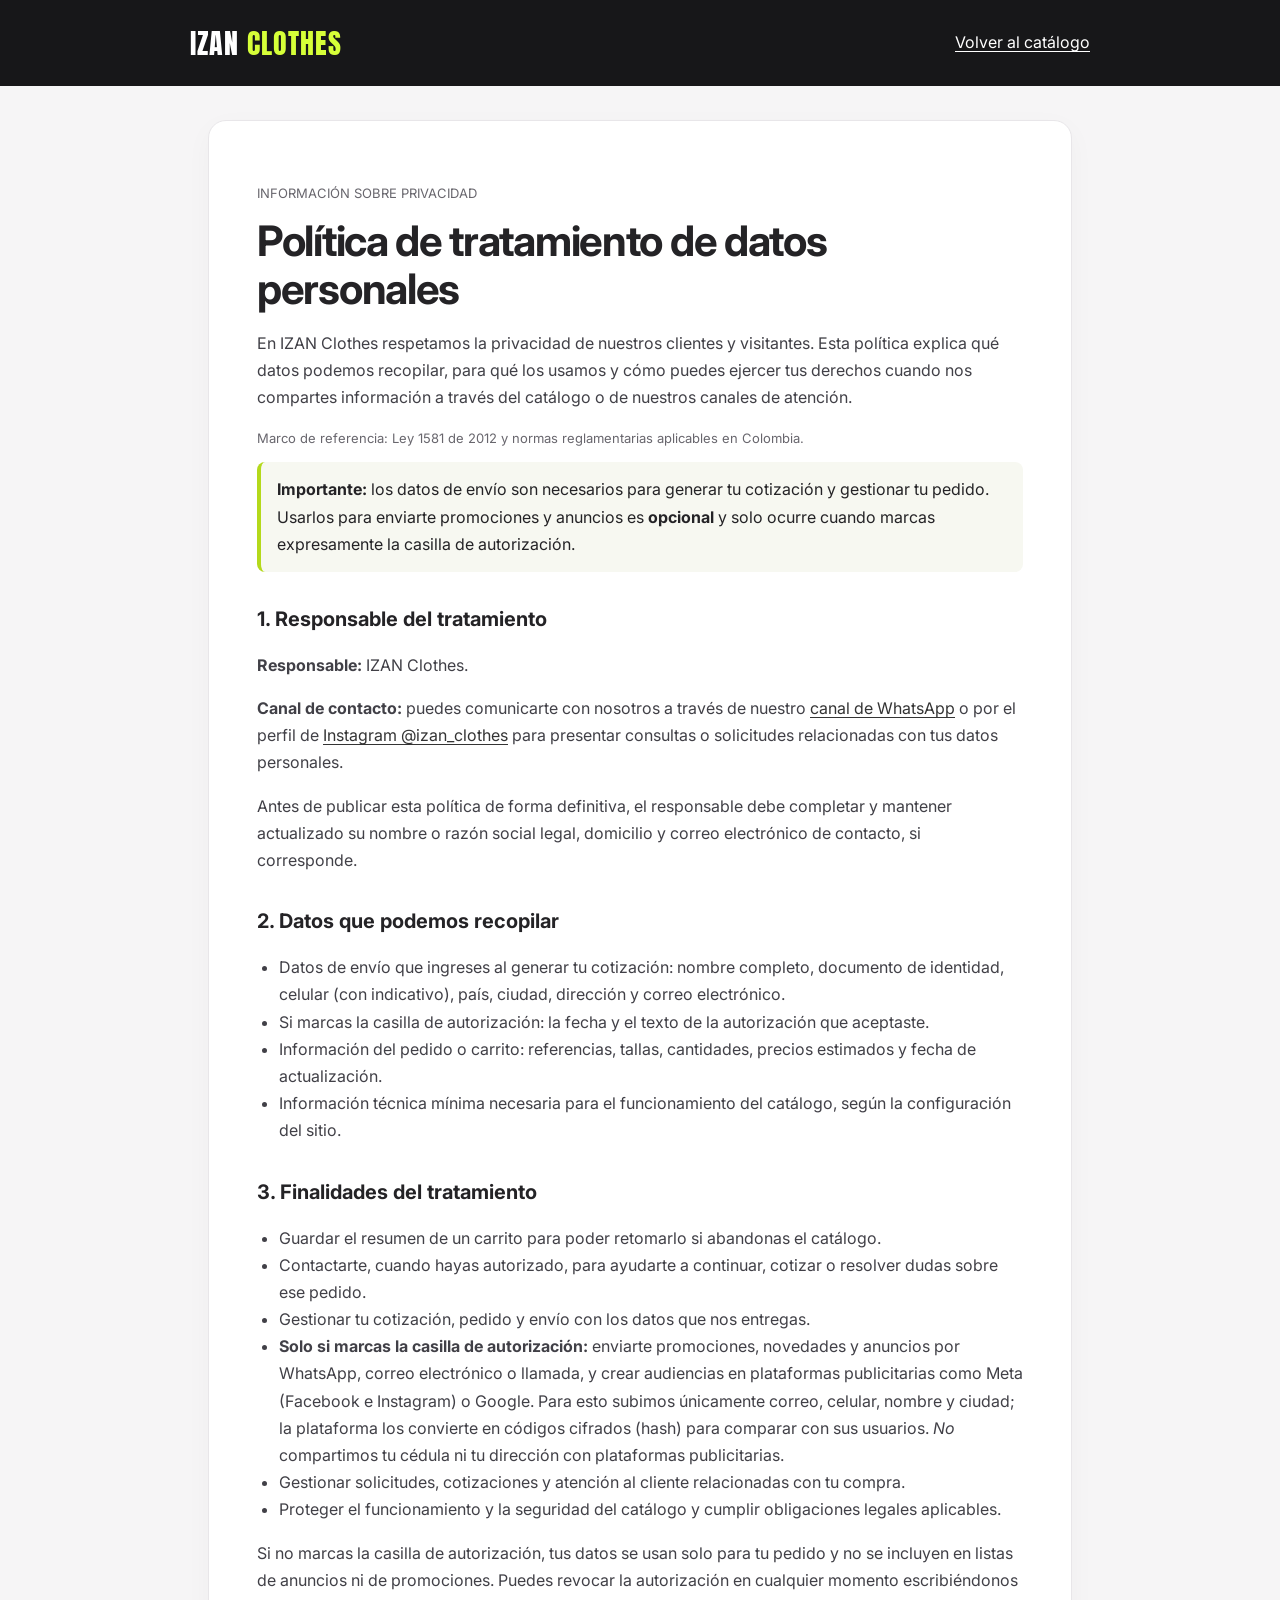
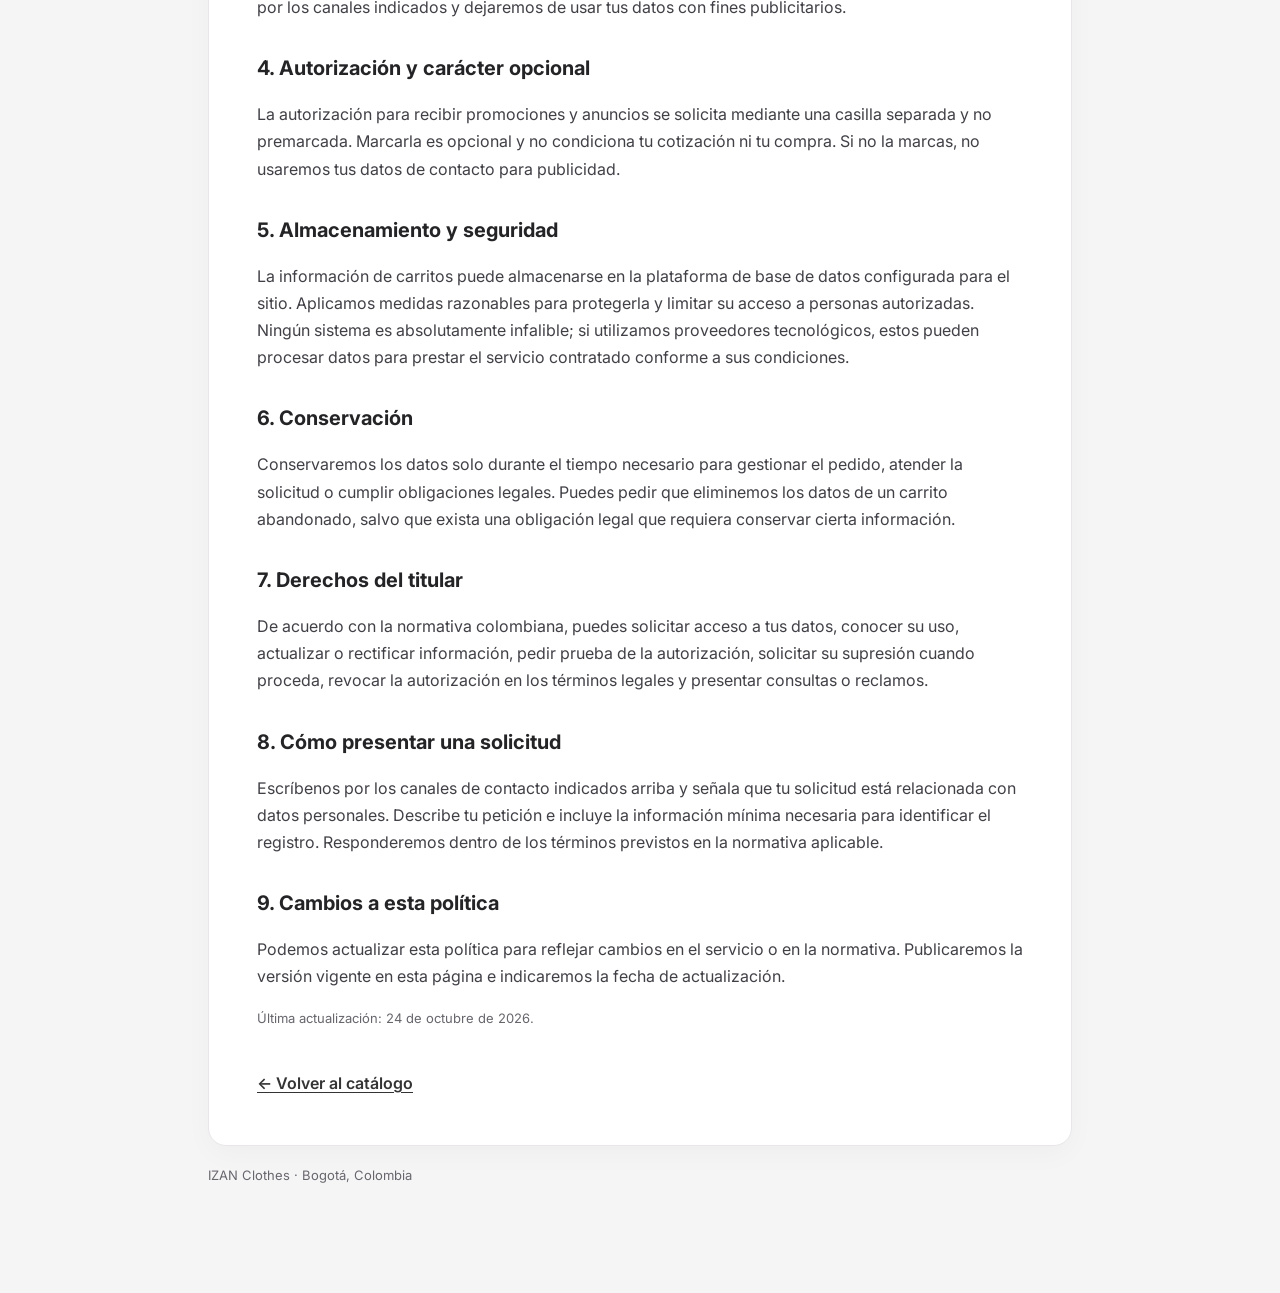
<file: izan/politica-tratamiento-datos.html>
<!doctype html>
<html lang="es">
<head>
<meta charset="utf-8">
<meta name="viewport" content="width=device-width, initial-scale=1">
<meta name="robots" content="index,follow">
<link rel="icon" href="favicon.ico" sizes="any">
<link rel="icon" type="image/png" sizes="32x32" href="img/favicon-32.png">
<link rel="icon" type="image/png" sizes="192x192" href="img/favicon-192.png">
<link rel="apple-touch-icon" href="img/apple-touch-icon.png">
<title>Política de tratamiento de datos personales · IZAN Clothes</title>
<link href="https://fonts.googleapis.com/css2?family=Inter:wght@400;500;600;700&family=Anton&display=swap" rel="stylesheet">
<style>
:root{color-scheme:light;--ink:#242326;--muted:#68666d;--line:#e8e6e9;--paper:#fff;--soft:#f6f5f6;--accent:#d6ff38}*{box-sizing:border-box}body{margin:0;background:var(--soft);color:var(--ink);font:16px/1.7 Inter,Arial,sans-serif}.top{background:#171719;color:white;padding:22px max(20px,calc((100% - 900px)/2));display:flex;align-items:center;justify-content:space-between;gap:18px}.brand{font:28px Anton,sans-serif;letter-spacing:1px}.brand span{color:var(--accent)}.top a{color:white}.wrap{max-width:900px;margin:34px auto;padding:0 18px 60px}.paper{background:var(--paper);border:1px solid var(--line);border-radius:18px;padding:clamp(22px,5vw,48px);box-shadow:0 8px 28px #00000008}h1{font-size:clamp(28px,4vw,42px);line-height:1.15;margin:0 0 12px;letter-spacing:-1.3px}h2{font-size:20px;margin:30px 0 8px}p,li{color:#414047} .muted{color:var(--muted);font-size:13px}.notice{background:#f7f8f1;border-left:4px solid #b4d91b;padding:14px 16px;border-radius:8px}a{color:#343434;text-underline-offset:3px}ul{padding-left:22px}.back{display:inline-block;margin-top:28px;font-weight:600}.footer{color:var(--muted);font-size:13px;margin-top:18px}
</style>
</head>
<body>
<header class="top"><div class="brand">IZAN<span> CLOTHES</span></div><a href="index.html">Volver al catálogo</a></header>
<main class="wrap"><article class="paper">
<p class="muted">INFORMACIÓN SOBRE PRIVACIDAD</p>
<h1>Política de tratamiento de datos personales</h1>
<p>En IZAN Clothes respetamos la privacidad de nuestros clientes y visitantes. Esta política explica qué datos podemos recopilar, para qué los usamos y cómo puedes ejercer tus derechos cuando nos compartes información a través del catálogo o de nuestros canales de atención.</p>
<p class="muted">Marco de referencia: Ley 1581 de 2012 y normas reglamentarias aplicables en Colombia.</p>
<div class="notice"><strong>Importante:</strong> los datos de envío son necesarios para generar tu cotización y gestionar tu pedido. Usarlos para enviarte promociones y anuncios es <strong>opcional</strong> y solo ocurre cuando marcas expresamente la casilla de autorización.</div>
<h2>1. Responsable del tratamiento</h2>
<p><strong>Responsable:</strong> IZAN Clothes.</p>
<p><strong>Canal de contacto:</strong> puedes comunicarte con nosotros a través de nuestro <a href="https://wa.me/message/Q57YVGQUYOZWB1" target="_blank" rel="noopener">canal de WhatsApp</a> o por el perfil de <a href="https://www.instagram.com/izan_clothes/" target="_blank" rel="noopener">Instagram @izan_clothes</a> para presentar consultas o solicitudes relacionadas con tus datos personales.</p>
<p>Antes de publicar esta política de forma definitiva, el responsable debe completar y mantener actualizado su nombre o razón social legal, domicilio y correo electrónico de contacto, si corresponde.</p>
<h2>2. Datos que podemos recopilar</h2>
<ul><li>Datos de envío que ingreses al generar tu cotización: nombre completo, documento de identidad, celular (con indicativo), país, ciudad, dirección y correo electrónico.</li><li>Si marcas la casilla de autorización: la fecha y el texto de la autorización que aceptaste.</li><li>Información del pedido o carrito: referencias, tallas, cantidades, precios estimados y fecha de actualización.</li><li>Información técnica mínima necesaria para el funcionamiento del catálogo, según la configuración del sitio.</li></ul>
<h2>3. Finalidades del tratamiento</h2>
<ul><li>Guardar el resumen de un carrito para poder retomarlo si abandonas el catálogo.</li><li>Contactarte, cuando hayas autorizado, para ayudarte a continuar, cotizar o resolver dudas sobre ese pedido.</li><li>Gestionar tu cotización, pedido y envío con los datos que nos entregas.</li><li><strong>Solo si marcas la casilla de autorización:</strong> enviarte promociones, novedades y anuncios por WhatsApp, correo electrónico o llamada, y crear audiencias en plataformas publicitarias como Meta (Facebook e Instagram) o Google. Para esto subimos únicamente correo, celular, nombre y ciudad; la plataforma los convierte en códigos cifrados (hash) para comparar con sus usuarios. <em>No</em> compartimos tu cédula ni tu dirección con plataformas publicitarias.</li><li>Gestionar solicitudes, cotizaciones y atención al cliente relacionadas con tu compra.</li><li>Proteger el funcionamiento y la seguridad del catálogo y cumplir obligaciones legales aplicables.</li></ul>
<p>Si no marcas la casilla de autorización, tus datos se usan solo para tu pedido y no se incluyen en listas de anuncios ni de promociones. Puedes revocar la autorización en cualquier momento escribiéndonos por los canales indicados y dejaremos de usar tus datos con fines publicitarios.</p>
<h2>4. Autorización y carácter opcional</h2>
<p>La autorización para recibir promociones y anuncios se solicita mediante una casilla separada y no premarcada. Marcarla es opcional y no condiciona tu cotización ni tu compra. Si no la marcas, no usaremos tus datos de contacto para publicidad.</p>
<h2>5. Almacenamiento y seguridad</h2>
<p>La información de carritos puede almacenarse en la plataforma de base de datos configurada para el sitio. Aplicamos medidas razonables para protegerla y limitar su acceso a personas autorizadas. Ningún sistema es absolutamente infalible; si utilizamos proveedores tecnológicos, estos pueden procesar datos para prestar el servicio contratado conforme a sus condiciones.</p>
<h2>6. Conservación</h2>
<p>Conservaremos los datos solo durante el tiempo necesario para gestionar el pedido, atender la solicitud o cumplir obligaciones legales. Puedes pedir que eliminemos los datos de un carrito abandonado, salvo que exista una obligación legal que requiera conservar cierta información.</p>
<h2>7. Derechos del titular</h2>
<p>De acuerdo con la normativa colombiana, puedes solicitar acceso a tus datos, conocer su uso, actualizar o rectificar información, pedir prueba de la autorización, solicitar su supresión cuando proceda, revocar la autorización en los términos legales y presentar consultas o reclamos.</p>
<h2>8. Cómo presentar una solicitud</h2>
<p>Escríbenos por los canales de contacto indicados arriba y señala que tu solicitud está relacionada con datos personales. Describe tu petición e incluye la información mínima necesaria para identificar el registro. Responderemos dentro de los términos previstos en la normativa aplicable.</p>
<h2>9. Cambios a esta política</h2>
<p>Podemos actualizar esta política para reflejar cambios en el servicio o en la normativa. Publicaremos la versión vigente en esta página e indicaremos la fecha de actualización.</p>
<p class="muted">Última actualización: 24 de octubre de 2026.</p>
<a class="back" href="index.html">← Volver al catálogo</a>
</article><p class="footer">IZAN Clothes · Bogotá, Colombia</p></main>
</body>
</html>
</file>
